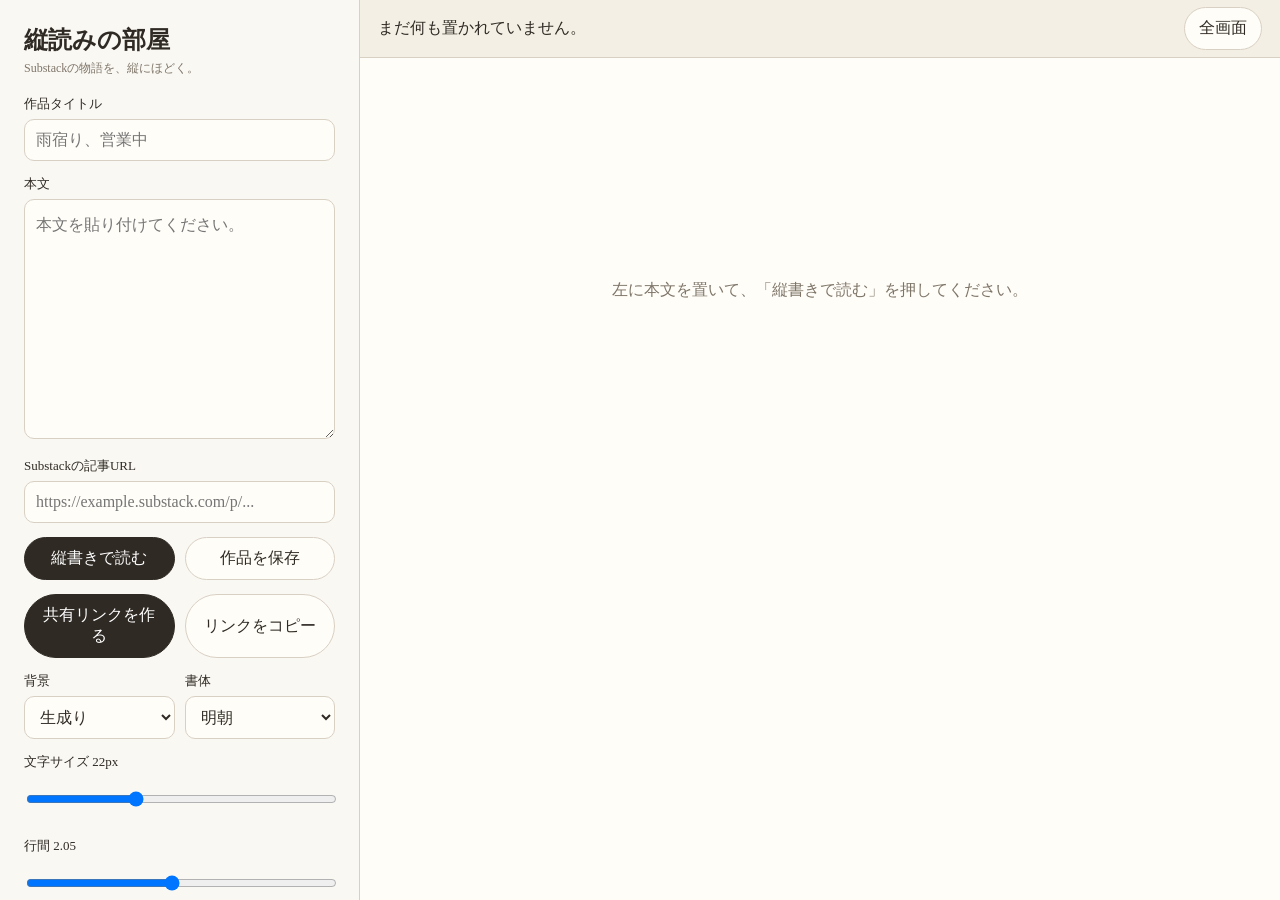
<file: index.html>
<!doctype html><html lang="ja"><head><meta charset="utf-8"><meta name="viewport" content="width=device-width,initial-scale=1"><title>縦読みの部屋</title><style>:root{--bg:#f4efe4;--paper:#fffdf7;--ink:#2f2a24;--muted:#7e7569;--line:#d9d0c4;--accent:#8a5d3b;--fs:22px;--lh:2.05}*{box-sizing:border-box}body{margin:0;background:var(--bg);color:var(--ink);font-family:"Yu Mincho","Hiragino Mincho ProN",serif}.app{min-height:100vh;display:grid;grid-template-columns:360px 1fr}.panel{height:100vh;overflow:auto;padding:24px;border-right:1px solid var(--line);background:#ffffff90}h1{margin:0;font-size:24px}.sub,.hint{margin:4px 0 18px;color:var(--muted);font-size:12px}label{display:block;margin:14px 0 6px;font-size:13px}input,textarea,select,button{font:inherit}input,textarea,select{width:100%;padding:11px;border:1px solid var(--line);border-radius:10px;background:var(--paper);color:var(--ink)}textarea{min-height:240px;resize:vertical;line-height:1.7}.row,.buttons{display:grid;grid-template-columns:1fr 1fr;gap:10px}.buttons{margin-top:14px}button{padding:10px 14px;border-radius:999px;border:1px solid var(--ink);background:var(--ink);color:#fff;cursor:pointer}.ghost{background:var(--paper);color:var(--ink);border-color:var(--line)}.readerWrap{height:100vh;display:flex;flex-direction:column}.top{height:58px;display:flex;align-items:center;justify-content:space-between;padding:0 18px;border-bottom:1px solid var(--line)}.reader{flex:1;overflow:auto;padding:42px 46px;background:var(--paper)}article{writing-mode:vertical-rl;text-orientation:mixed;font-size:var(--fs);line-height:var(--lh);letter-spacing:.04em;height:calc(100vh - 142px);margin-left:auto}article h2{font-size:1.45em;margin:0 0 0 3.2rem}article .body{display:block}article p{margin:0 0 2.4rem 0;white-space:normal}article p:last-child{margin-left:0}.latin-run{display:inline-block;writing-mode:horizontal-tb;text-orientation:mixed;white-space:nowrap;line-height:1;vertical-align:middle;transform:rotate(90deg);transform-origin:center}.tcy{text-combine-upright:all;-webkit-text-combine:horizontal}.empty{padding-top:20vh;text-align:center;color:var(--muted);font-family:system-ui,sans-serif}.toast{position:fixed;left:50%;bottom:22px;transform:translateX(-50%);padding:10px 16px;border-radius:999px;background:var(--ink);color:var(--paper);opacity:0;transition:.2s}.toast.show{opacity:1}.readonly .panel{display:none}.readonly .app{grid-template-columns:1fr}.night{--bg:#161514;--paper:#201e1b;--ink:#eee7dc;--muted:#aaa095;--line:#3a3631}.blue{--bg:#eaf0f1;--paper:#f8fbfb;--ink:#26363a;--muted:#718287;--line:#ccd9dc}.sakura{--bg:#f6ecef;--paper:#fffafb;--ink:#402f36;--muted:#8a737b;--line:#e4d2d8}@media(max-width:850px){.app{grid-template-columns:1fr}.panel{height:auto;border-right:0;border-bottom:1px solid var(--line)}.readerWrap{height:75vh}article{height:calc(75vh - 118px);min-height:360px}.readonly .readerWrap{height:100vh}.readonly article{height:calc(100vh - 110px)}}</style></head><body><div class="app"><aside class="panel"><h1>縦読みの部屋</h1><div class="sub">Substackの物語を、縦にほどく。</div><label>作品タイトル</label><input id="title" placeholder="雨宿り、営業中"><label>本文</label><textarea id="body" placeholder="本文を貼り付けてください。"></textarea><label>Substackの記事URL</label><input id="source" placeholder="https://example.substack.com/p/..."><div class="buttons"><button id="render">縦書きで読む</button><button class="ghost" id="localSave">作品を保存</button></div><div class="buttons"><button id="publish">共有リンクを作る</button><button class="ghost" id="copy" disabled>リンクをコピー</button></div><div class="row"><div><label>背景</label><select id="theme"><option value="">生成り</option><option value="blue">水色</option><option value="sakura">桜</option><option value="night">夜</option></select></div><div><label>書体</label><select id="font"><option value="serif">明朝</option><option value="sans">ゴシック</option></select></div></div><label>文字サイズ <span id="sv">22</span>px</label><input id="size" type="range" min="16" max="34" value="22"><label>行間 <span id="lv">2.05</span></label><input id="line" type="range" min="1.4" max="2.8" step="0.05" value="2.05"><p class="hint">共有時は本文を保存し、短い作品IDだけをURLに載せます。</p></aside><main class="readerWrap"><div class="top"><span id="header">まだ何も置かれていません。</span><button class="ghost" id="full">全画面</button></div><section class="reader" id="reader"><div class="empty">左に本文を置いて、「縦書きで読む」を押してください。</div></section></main></div><div class="toast" id="toast"></div><script>const $=s=>document.querySelector(s),reader=$('#reader'),root=document.documentElement;let shareUrl='';function toast(m){const t=$('#toast');t.textContent=m;t.classList.add('show');setTimeout(()=>t.classList.remove('show'),1800)}function data(){return{title:$('#title').value.trim()||'無題',body:$('#body').value,source:$('#source').value.trim(),theme:$('#theme').value,font:$('#font').value,size:$('#size').value,line:$('#line').value}}function setData(d){$('#title').value=d.title||'';$('#body').value=d.body||'';$('#source').value=d.source||'';$('#theme').value=d.theme||'';$('#font').value=d.font||'serif';$('#size').value=d.size||22;$('#line').value=d.line||2.05;apply();render()}function apply(){document.body.className=(location.pathname.startsWith('/s/')?'readonly ':'')+$('#theme').value;root.style.setProperty('--fs',$('#size').value+'px');root.style.setProperty('--lh',$('#line').value);$('#sv').textContent=$('#size').value;$('#lv').textContent=$('#line').value;reader.style.fontFamily=$('#font').value==='sans'?'Yu Gothic,Hiragino Kaku Gothic ProN,sans-serif':'Yu Mincho,Hiragino Mincho ProN,serif'}function appendInlineText(parent,text){const re=/((?:https?:\/\/|www\.)\S+|[A-Za-z][A-Za-z0-9@._+\/#:&%?-]{1,}|(?<!\d)\d{2,4}(?!\d))/g;let last=0;for(const m of text.matchAll(re)){if(m.index>last)parent.append(document.createTextNode(text.slice(last,m.index)));const span=document.createElement('span');span.textContent=m[0];span.className=/^\d{2,4}$/.test(m[0])?'tcy':'latin-run';parent.append(span);last=m.index+m[0].length}if(last<text.length)parent.append(document.createTextNode(text.slice(last)))}function buildBody(bodyEl,text){const blocks=text.replace(/\r\n?/g,'\n').split(/\n{2,}/).map(s=>s.trim()).filter(Boolean);for(const block of blocks){const p=document.createElement('p');const lines=block.split('\n');lines.forEach((line,i)=>{appendInlineText(p,line);if(i<lines.length-1)p.append(document.createElement('br'))});bodyEl.append(p)}}function render(){const d=data();$('#header').textContent=d.title;if(!d.body.trim()){reader.innerHTML='<div class="empty">本文が空です。</div>';return}reader.innerHTML='';const a=document.createElement('article'),h=document.createElement('h2'),b=document.createElement('div');h.textContent=d.title;b.className='body';buildBody(b,d.body);a.append(h,b);reader.append(a);reader.scrollLeft=reader.scrollWidth}async function publish(){const d=data();if(!d.body.trim())return toast('本文が空です');toast('共有ページを作っています');try{const r=await fetch('/api/save',{method:'POST',headers:{'Content-Type':'application/json'},body:JSON.stringify(d)}),j=await r.json();if(!r.ok)throw new Error(j.error||'保存失敗');shareUrl=location.origin+'/s/'+j.id;$('#copy').disabled=false;await navigator.clipboard.writeText(shareUrl);toast('短い共有リンクをコピーしました')}catch(e){toast(e.message||'共有に失敗しました')}}async function loadShared(){const m=location.pathname.match(/^\/s\/([A-Za-z0-9_-]+)$/);if(!m)return;reader.innerHTML='<div class="empty">物語を読み込んでいます。</div>';try{const r=await fetch('/api/story?id='+encodeURIComponent(m[1])),j=await r.json();if(!r.ok)throw new Error(j.error||'読込失敗');setData(j.story)}catch(e){reader.innerHTML='<div class="empty">この物語は見つかりませんでした。</div>'}}$('#render').onclick=render;$('#localSave').onclick=()=>{localStorage.setItem('tategaki-current',JSON.stringify(data()));toast('この端末に保存しました')};$('#publish').onclick=publish;$('#copy').onclick=async()=>{if(shareUrl){await navigator.clipboard.writeText(shareUrl);toast('コピーしました')}};$('#full').onclick=()=>document.fullscreenElement?document.exitFullscreen():document.documentElement.requestFullscreen();['theme','font','size','line'].forEach(id=>$('#'+id).oninput=()=>{apply();render()});if(!location.pathname.startsWith('/s/')){try{const d=JSON.parse(localStorage.getItem('tategaki-current')||'null');if(d)setData(d)}catch(e){}apply()}loadShared();</script></body></html>
</file>
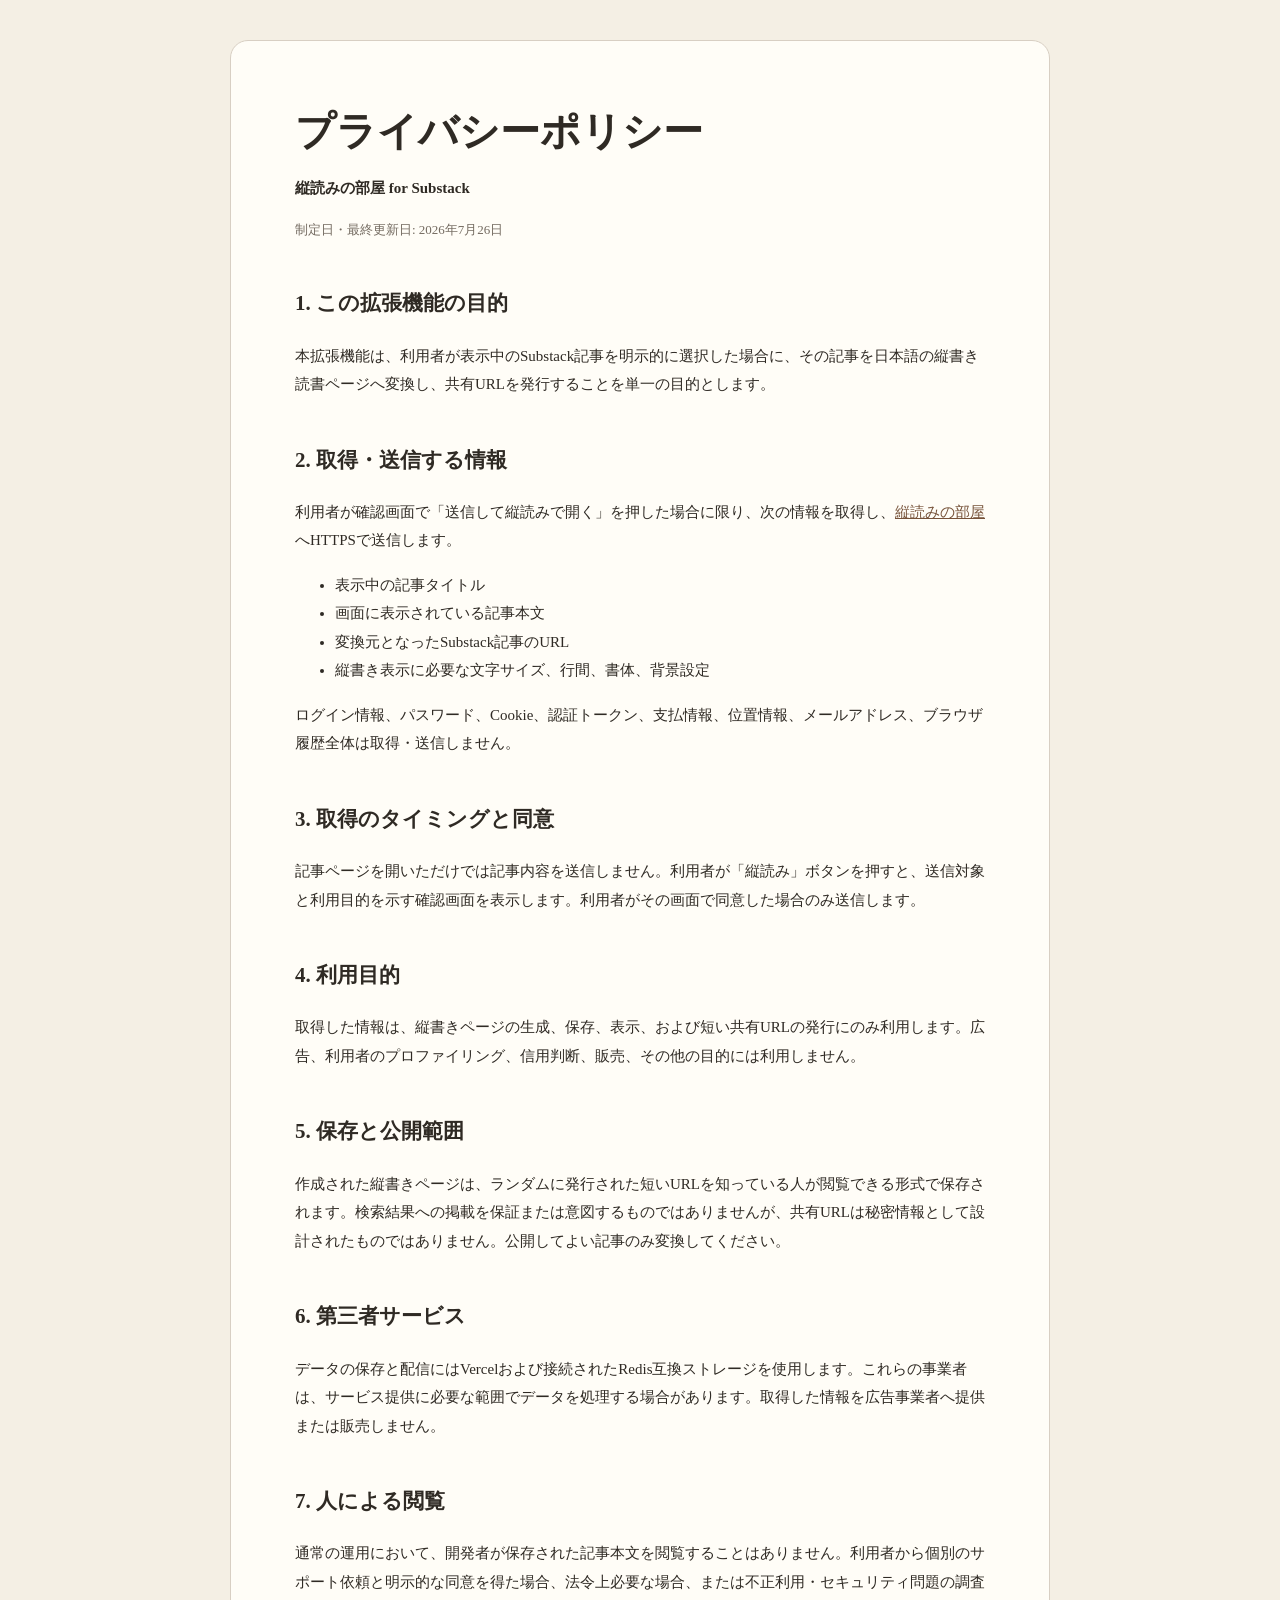
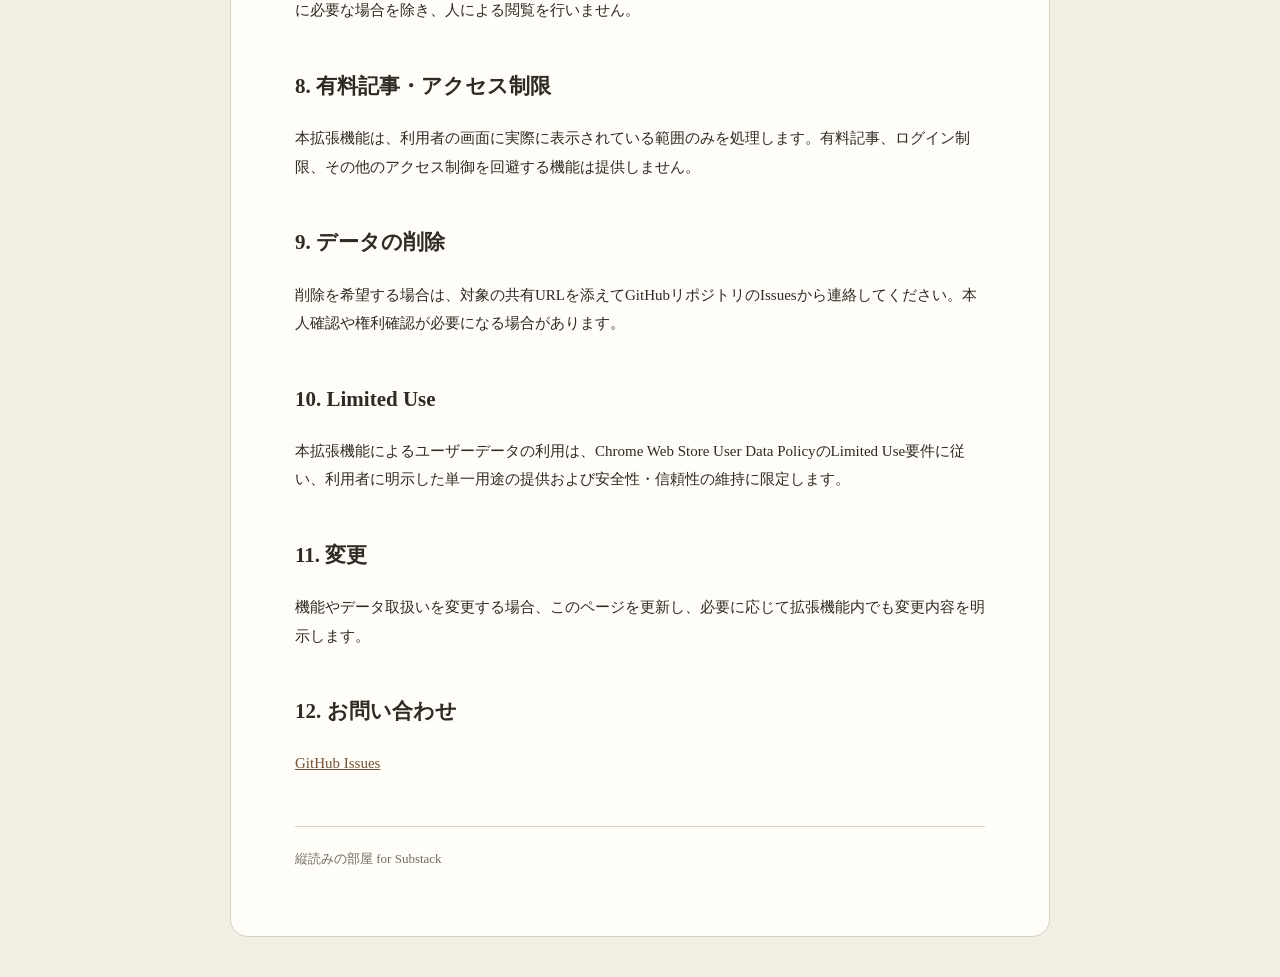
<file: privacy.html>
<!doctype html>
<html lang="ja">
<head>
  <meta charset="utf-8">
  <meta name="viewport" content="width=device-width,initial-scale=1">
  <title>プライバシーポリシー | 縦読みの部屋 for Substack</title>
  <style>
    :root{color-scheme:light;--bg:#f4efe4;--paper:#fffdf7;--ink:#2f2a24;--muted:#746b61;--line:#d8cfc3;--link:#765239}
    *{box-sizing:border-box}body{margin:0;background:var(--bg);color:var(--ink);font-family:"Yu Mincho","Hiragino Mincho ProN",serif;line-height:1.9}
    main{width:min(820px,calc(100% - 32px));margin:40px auto;padding:clamp(24px,6vw,64px);background:var(--paper);border:1px solid var(--line);border-radius:18px}
    h1{font-size:clamp(26px,5vw,40px);line-height:1.35;margin:0 0 8px}h2{margin-top:42px;font-size:21px}p,li{font-size:15px}.updated{color:var(--muted);font-size:13px}a{color:var(--link)}code{background:#eee7dc;padding:.1em .35em;border-radius:4px}footer{margin-top:48px;padding-top:20px;border-top:1px solid var(--line);color:var(--muted);font-size:13px}
  </style>
</head>
<body>
<main>
  <h1>プライバシーポリシー</h1>
  <p><strong>縦読みの部屋 for Substack</strong></p>
  <p class="updated">制定日・最終更新日: 2026年7月26日</p>

  <h2>1. この拡張機能の目的</h2>
  <p>本拡張機能は、利用者が表示中のSubstack記事を明示的に選択した場合に、その記事を日本語の縦書き読書ページへ変換し、共有URLを発行することを単一の目的とします。</p>

  <h2>2. 取得・送信する情報</h2>
  <p>利用者が確認画面で「送信して縦読みで開く」を押した場合に限り、次の情報を取得し、<a href="https://tategaki-substack-reader.vercel.app">縦読みの部屋</a>へHTTPSで送信します。</p>
  <ul>
    <li>表示中の記事タイトル</li>
    <li>画面に表示されている記事本文</li>
    <li>変換元となったSubstack記事のURL</li>
    <li>縦書き表示に必要な文字サイズ、行間、書体、背景設定</li>
  </ul>
  <p>ログイン情報、パスワード、Cookie、認証トークン、支払情報、位置情報、メールアドレス、ブラウザ履歴全体は取得・送信しません。</p>

  <h2>3. 取得のタイミングと同意</h2>
  <p>記事ページを開いただけでは記事内容を送信しません。利用者が「縦読み」ボタンを押すと、送信対象と利用目的を示す確認画面を表示します。利用者がその画面で同意した場合のみ送信します。</p>

  <h2>4. 利用目的</h2>
  <p>取得した情報は、縦書きページの生成、保存、表示、および短い共有URLの発行にのみ利用します。広告、利用者のプロファイリング、信用判断、販売、その他の目的には利用しません。</p>

  <h2>5. 保存と公開範囲</h2>
  <p>作成された縦書きページは、ランダムに発行された短いURLを知っている人が閲覧できる形式で保存されます。検索結果への掲載を保証または意図するものではありませんが、共有URLは秘密情報として設計されたものではありません。公開してよい記事のみ変換してください。</p>

  <h2>6. 第三者サービス</h2>
  <p>データの保存と配信にはVercelおよび接続されたRedis互換ストレージを使用します。これらの事業者は、サービス提供に必要な範囲でデータを処理する場合があります。取得した情報を広告事業者へ提供または販売しません。</p>

  <h2>7. 人による閲覧</h2>
  <p>通常の運用において、開発者が保存された記事本文を閲覧することはありません。利用者から個別のサポート依頼と明示的な同意を得た場合、法令上必要な場合、または不正利用・セキュリティ問題の調査に必要な場合を除き、人による閲覧を行いません。</p>

  <h2>8. 有料記事・アクセス制限</h2>
  <p>本拡張機能は、利用者の画面に実際に表示されている範囲のみを処理します。有料記事、ログイン制限、その他のアクセス制御を回避する機能は提供しません。</p>

  <h2>9. データの削除</h2>
  <p>削除を希望する場合は、対象の共有URLを添えてGitHubリポジトリのIssuesから連絡してください。本人確認や権利確認が必要になる場合があります。</p>

  <h2>10. Limited Use</h2>
  <p>本拡張機能によるユーザーデータの利用は、Chrome Web Store User Data PolicyのLimited Use要件に従い、利用者に明示した単一用途の提供および安全性・信頼性の維持に限定します。</p>

  <h2>11. 変更</h2>
  <p>機能やデータ取扱いを変更する場合、このページを更新し、必要に応じて拡張機能内でも変更内容を明示します。</p>

  <h2>12. お問い合わせ</h2>
  <p><a href="https://github.com/soramusubi-ctrl/tategaki/issues">GitHub Issues</a></p>

  <footer>縦読みの部屋 for Substack</footer>
</main>
</body>
</html>
</file>
